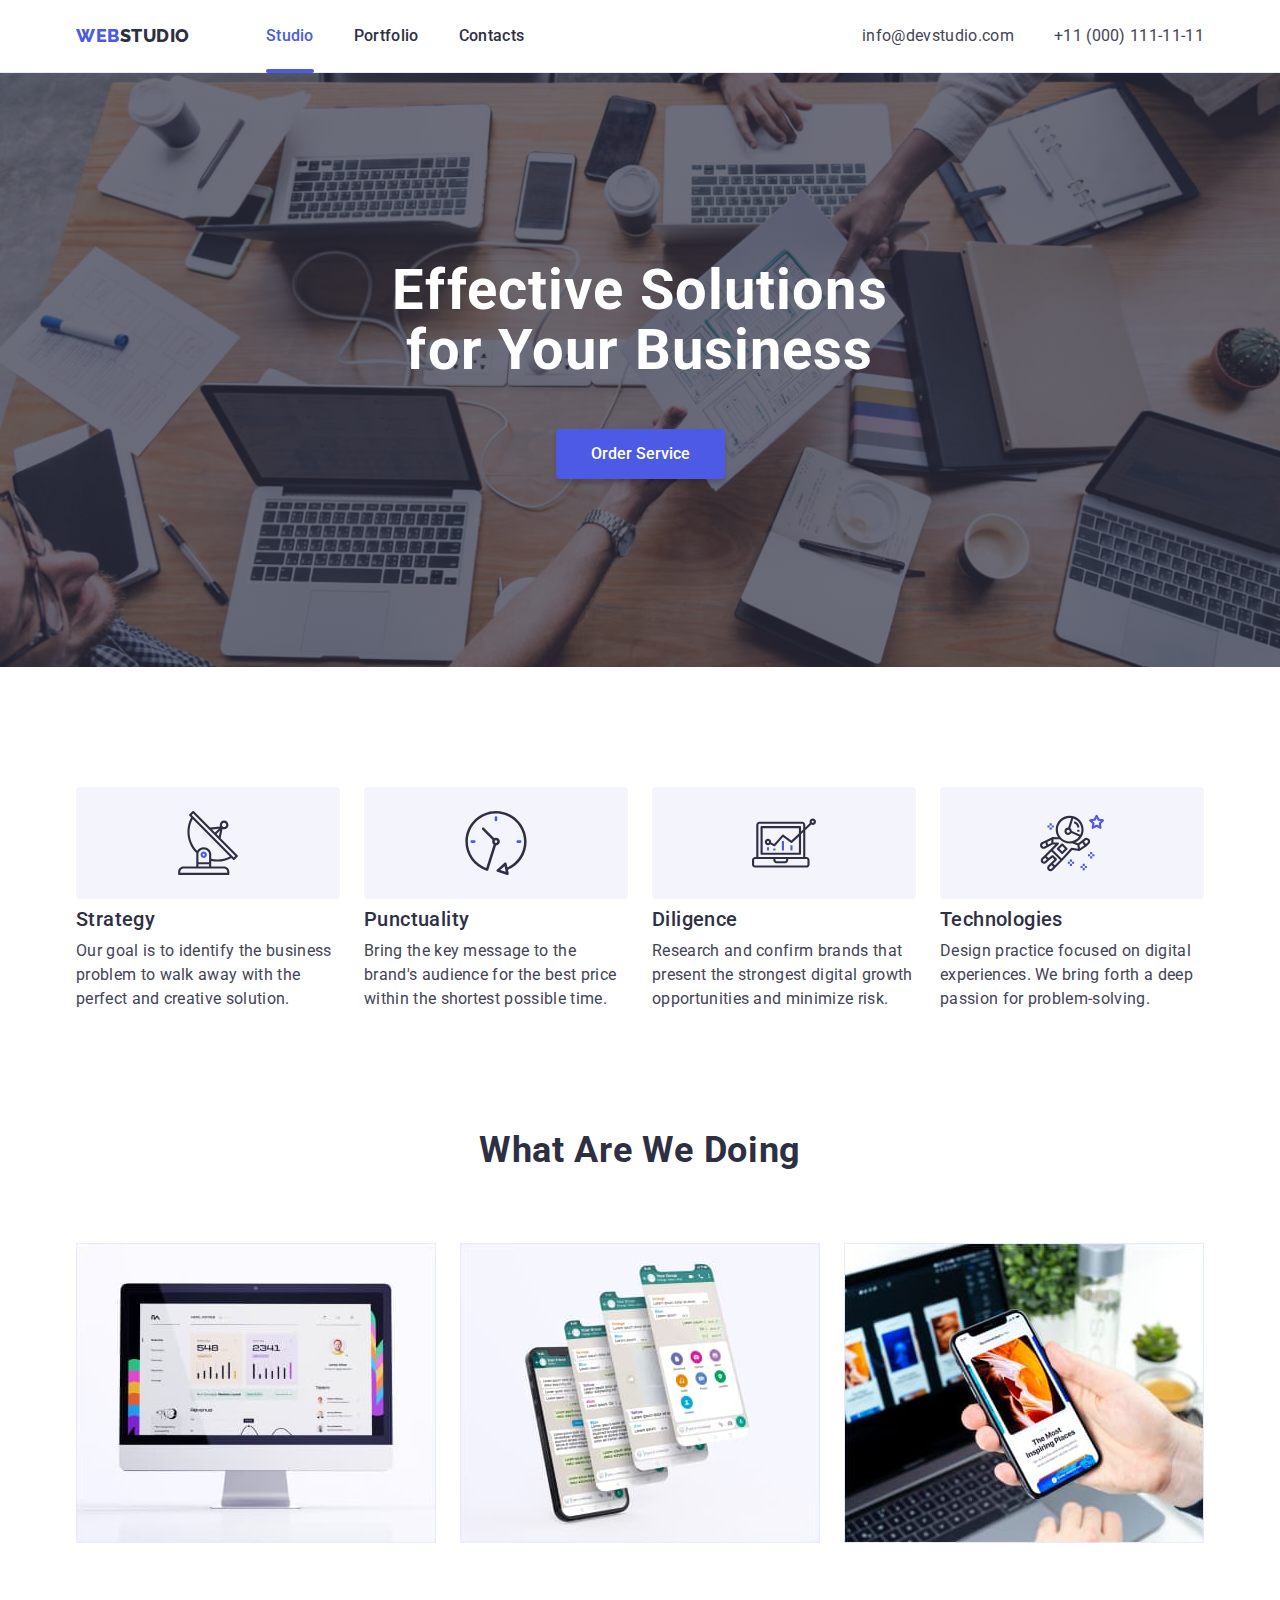
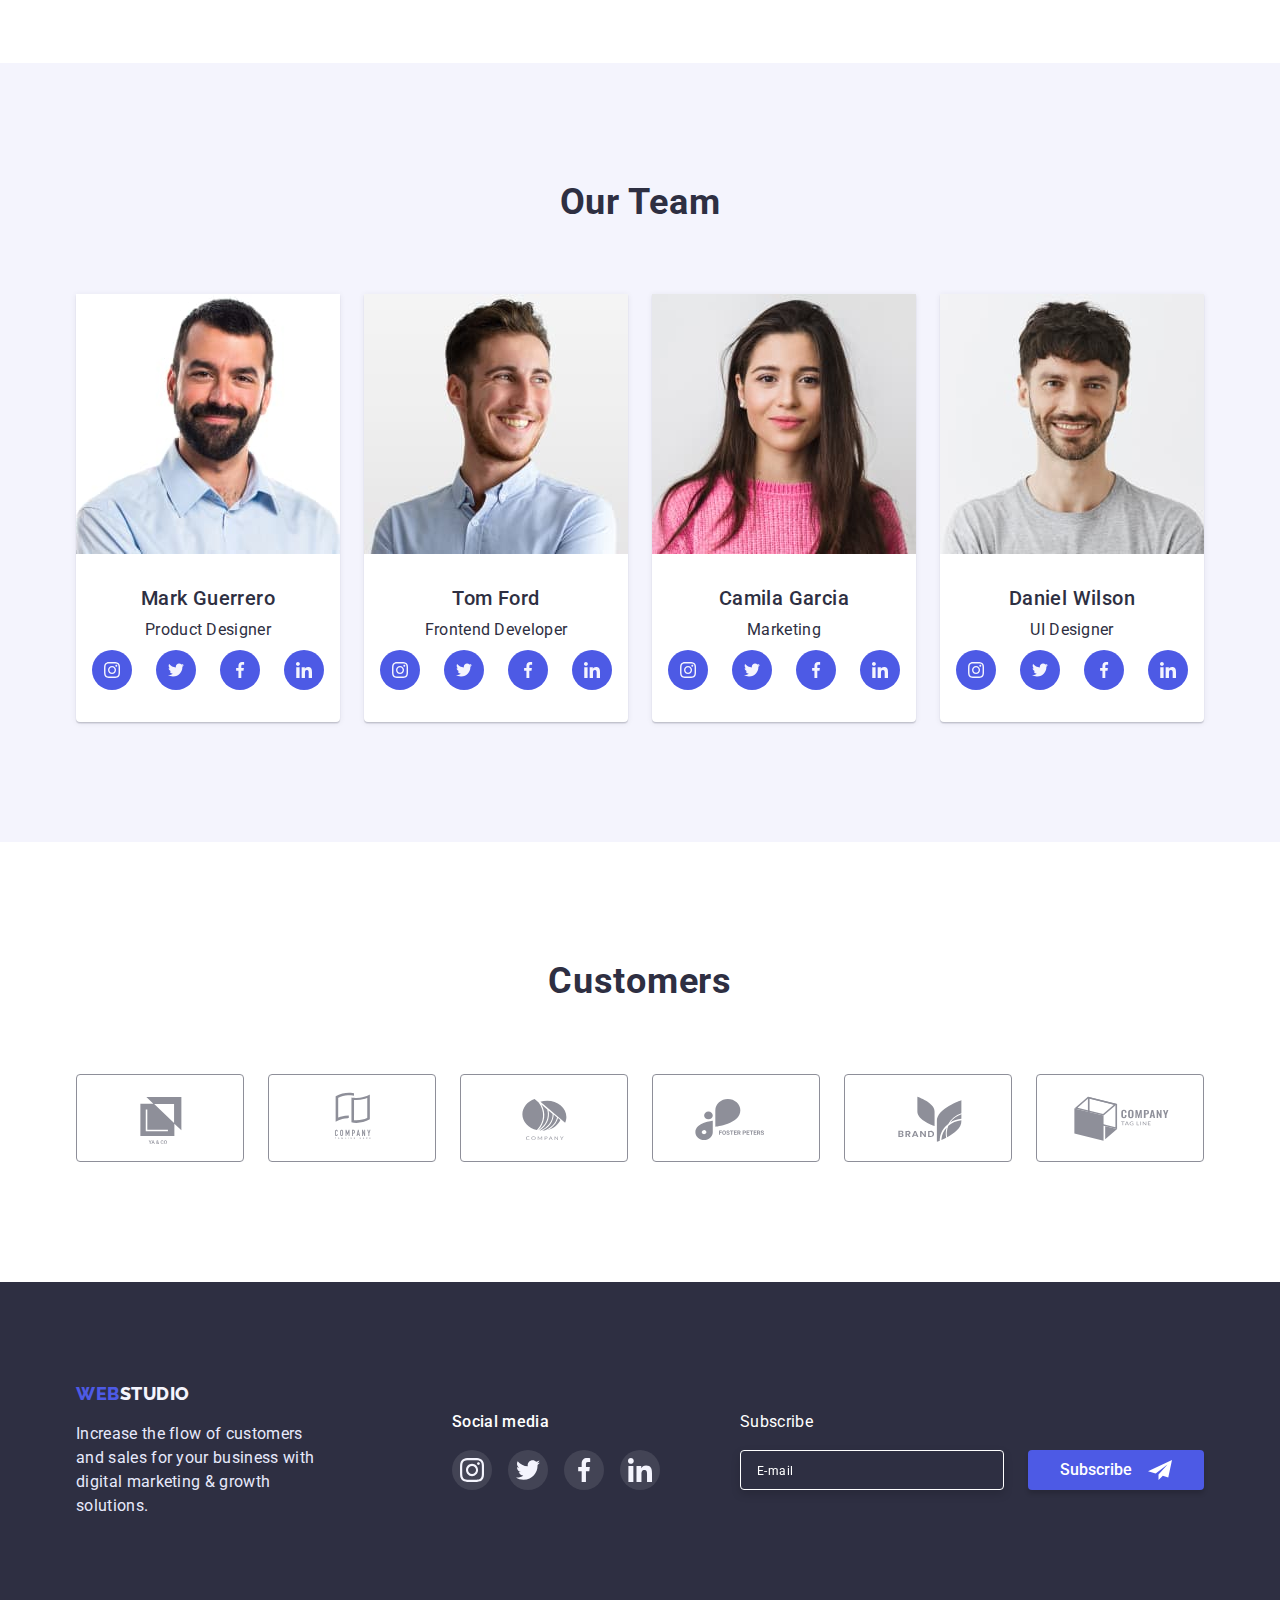
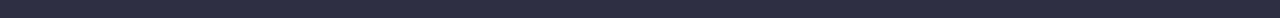
<file: index.html>
<!DOCTYPE html>
<html lang="en">
  <head>
    <meta charset="UTF-8" />
    <meta http-equiv="X-UA-Compatible" content="IE=edge" />
    <meta name="viewport" content="width=device-width, initial-scale=1.0" />
    <link
      href="https://fonts.googleapis.com/css2?family=Raleway:wght@800&family=Roboto:wght@400;500;700;900&display=swap"
      rel="stylesheet"
    />
    <link
      rel="stylesheet"
      href="https://cdnjs.cloudflare.com/ajax/libs/modern-normalize/1.0.0/modern-normalize.min.css"
    />
    <link rel="stylesheet" href="./css/styles.css" />
    <title>Web Studio</title>
  </head>
  <body>
    <header class="header">
      <div class="container header-container">
        <nav class="header-pages-navigation">
          <a class="logo" href="./index.html"
            >Web<span class="logo-dark">Studio</span></a
          >
          <ul class="header-pages-list list">
            <li class="header-item">
              <a class="header-link current" href="./index.html">Studio</a>
            </li>
            <li class="header-item">
              <a class="header-link" href="./portfolio.html">Portfolio</a>
            </li>
            <li class="header-item">
              <a class="header-link" href="">Contacts</a>
            </li>
          </ul>
        </nav>
        <address class="header-address-navigation">
          <ul class="header-address-list list">
            <li class="header-item">
              <a class="address-link" href="mailto:info@devstudio.com"
                >info@devstudio.com</a
              >
            </li>
            <li class="header-item">
              <a class="address-link" href="tel:+110001111111"
                >+11 (000) 111-11-11</a
              >
            </li>
          </ul>
        </address>
      </div>
    </header>

    <main>
      <!-- Hero Section -->
      <section class="hero">
        <div class="container">
          <h1 class="hero-title">Effective Solutions for Your Business</h1>
          <button class="hero-button" type="button" data-modal-open>
            Order Service
          </button>
        </div>
      </section>
      <!-- Core points -->
      <section class="core-points">
        <div class="container">
          <h2 class="main-header visually-hidden">Core points</h2>
          <ul class="core-list list">
            <!-- Strategy -->

            <li class="core-list-item">
              <div class="core-item-thumb">
                <svg class="core-icon" width="64px" height="64px">
                  <use href="./images/symbol-defs.svg#antenna"></use>
                </svg>
              </div>
              <h3 class="core-header">Strategy</h3>
              <p class="core-descr">
                Our goal is to identify the business problem to walk away with
                the perfect and creative solution.
              </p>
            </li>

            <!-- Punctuality -->
            <li class="core-list-item">
              <div class="core-item-thumb">
                <svg class="core-icon" width="64px" height="64px">
                  <use href="./images/symbol-defs.svg#clock"></use>
                </svg>
              </div>
              <h3 class="core-header">Punctuality</h3>
              <p class="core-descr">
                Bring the key message to the brand's audience for the best price
                within the shortest possible time.
              </p>
            </li>

            <!-- Diligence -->
            <li class="core-list-item">
              <div class="core-item-thumb">
                <svg class="core-icon" width="64px" height="64px">
                  <use href="./images/symbol-defs.svg#diagram"></use>
                </svg>
              </div>
              <h3 class="core-header">Diligence</h3>
              <p class="core-descr">
                Research and confirm brands that present the strongest digital
                growth opportunities and minimize risk.
              </p>
            </li>

            <!-- Tecnologies -->
            <li class="core-list-item">
              <div class="core-item-thumb">
                <svg class="core-icon" width="64px" height="64px">
                  <use href="./images/symbol-defs.svg#astronaut"></use>
                </svg>
              </div>
              <h3 class="core-header">Technologies</h3>
              <p class="core-descr">
                Design practice focused on digital experiences. We bring forth a
                deep passion for problem-solving.
              </p>
            </li>
          </ul>
        </div>
      </section>

      <!-- What are we doing -->
      <section class="doing">
        <div class="container">
          <h2 class="main-header">What are we doing</h2>
          <ul class="doing-list list">
            <li class="doing-list-item">
              <img
                class="doing-list-image"
                src="./images/pc.jpg"
                alt="Computer screen showing one of our products"
                width="360"
              />
            </li>
            <li class="doing-list-item">
              <img
                class="doing-list-image"
                src="./images/mobile.jpg"
                alt="Mobile phone showing one of our products"
                width="360"
              />
            </li>
            <li class="doing-list-item">
              <img
                class="doing-list-image"
                src="./images/laptop-mobile.jpg"
                alt="Phone and laptop screens showing one of our products"
                width="360"
              />
            </li>
          </ul>
        </div>
      </section>

      <!-- Our Team -->
      <section class="team">
        <div class="container">
          <h2 class="main-header">Our Team</h2>
          <ul class="team-list list">
            <!-- Product Designer -->
            <li class="team-list-item">
              <img
                class="team-list-image"
                src="./images/mark.jpg"
                width="264"
                alt="Photo of Mark Guerrero, product designer"
              />
              <h3 class="team-list-name">Mark Guerrero</h3>
              <p class="team-list-role">Product Designer</p>
              <ul class="team-social-list list">
                <li class="team-social-item">
                  <a href="#" class="team-social-link">
                    <svg class="team-social-icon" width="16" height="16">
                      <use href="./images/symbol-defs.svg#instagram"></use>
                    </svg>
                  </a>
                </li>
                <li class="team-social-item">
                  <a href="#" class="team-social-link">
                    <svg class="team-social-icon" width="16" height="16">
                      <use href="./images/symbol-defs.svg#twitter"></use>
                    </svg>
                  </a>
                </li>
                <li class="team-social-item">
                  <a href="#" class="team-social-link">
                    <svg class="team-social-icon" width="16" height="16">
                      <use href="./images/symbol-defs.svg#facebook"></use>
                    </svg>
                  </a>
                </li>
                <li class="team-social-item">
                  <a href="#" class="team-social-link">
                    <svg class="team-social-icon" width="16" height="16">
                      <use href="./images/symbol-defs.svg#linkedin"></use>
                    </svg>
                  </a>
                </li>
              </ul>
            </li>

            <!-- Frontend Developer -->
            <li class="team-list-item">
              <img
                class="team-list-image"
                src="./images/tom.jpg"
                width="264"
                alt="Photo of Tom Ford, frontend developer"
              />
              <h3 class="team-list-name">Tom Ford</h3>
              <p class="team-list-role">Frontend Developer</p>
              <ul class="team-social-list list">
                <li class="team-social-item">
                  <a href="#" class="team-social-link">
                    <svg class="team-social-icon" width="16" height="16">
                      <use href="./images/symbol-defs.svg#instagram"></use>
                    </svg>
                  </a>
                </li>
                <li class="team-social-item">
                  <a href="#" class="team-social-link">
                    <svg class="team-social-icon" width="16" height="16">
                      <use href="./images/symbol-defs.svg#twitter"></use>
                    </svg>
                  </a>
                </li>
                <li class="team-social-item">
                  <a href="#" class="team-social-link">
                    <svg class="team-social-icon" width="16" height="16">
                      <use href="./images/symbol-defs.svg#facebook"></use>
                    </svg>
                  </a>
                </li>
                <li class="team-social-item">
                  <a href="#" class="team-social-link">
                    <svg class="team-social-icon" width="16" height="16">
                      <use href="./images/symbol-defs.svg#linkedin"></use>
                    </svg>
                  </a>
                </li>
              </ul>
            </li>

            <!-- Marketing -->
            <li class="team-list-item">
              <img
                class="team-list-image"
                src="./images/camila.jpg"
                width="264"
                alt="Photo of Camila Garcia, marketing"
              />
              <h3 class="team-list-name">Camila Garcia</h3>
              <p class="team-list-role">Marketing</p>
              <ul class="team-social-list list">
                <li class="team-social-item">
                  <a href="#" class="team-social-link">
                    <svg class="team-social-icon" width="16" height="16">
                      <use href="./images/symbol-defs.svg#instagram"></use>
                    </svg>
                  </a>
                </li>
                <li class="team-social-item">
                  <a href="#" class="team-social-link">
                    <svg class="team-social-icon" width="16" height="16">
                      <use href="./images/symbol-defs.svg#twitter"></use>
                    </svg>
                  </a>
                </li>
                <li class="team-social-item">
                  <a href="#" class="team-social-link">
                    <svg class="team-social-icon" width="16" height="16">
                      <use href="./images/symbol-defs.svg#facebook"></use>
                    </svg>
                  </a>
                </li>
                <li class="team-social-item">
                  <a href="#" class="team-social-link">
                    <svg class="team-social-icon" width="16" height="16">
                      <use href="./images/symbol-defs.svg#linkedin"></use>
                    </svg>
                  </a>
                </li>
              </ul>
            </li>

            <!-- UI Designer -->
            <li class="team-list-item">
              <img
                class="team-list-image"
                src="./images/daniel.jpg"
                width="264"
                alt="Photo of Daniel Wilson, UI designer"
              />
              <h3 class="team-list-name">Daniel Wilson</h3>
              <p class="team-list-role">UI Designer</p>
              <ul class="team-social-list list">
                <li class="team-social-item">
                  <a href="#" class="team-social-link">
                    <svg class="team-social-icon" width="16" height="16">
                      <use href="./images/symbol-defs.svg#instagram"></use>
                    </svg>
                  </a>
                </li>
                <li class="team-social-item">
                  <a href="#" class="team-social-link">
                    <svg class="team-social-icon" width="16" height="16">
                      <use href="./images/symbol-defs.svg#twitter"></use>
                    </svg>
                  </a>
                </li>
                <li class="team-social-item">
                  <a href="#" class="team-social-link">
                    <svg class="team-social-icon" width="16" height="16">
                      <use href="./images/symbol-defs.svg#facebook"></use>
                    </svg>
                  </a>
                </li>
                <li class="team-social-item">
                  <a href="#" class="team-social-link">
                    <svg class="team-social-icon" width="16" height="16">
                      <use href="./images/symbol-defs.svg#linkedin"></use>
                    </svg>
                  </a>
                </li>
              </ul>
            </li>
          </ul>
        </div>
      </section>

      <!-- Customers -->
      <section class="customers">
        <div class="container">
          <h2 class="main-header">Customers</h2>
          <ul class="customers-list list">
            <li class="customers-list-item">
              <a href="#" class="customers-logo-link">
                <svg class="customers-logo-icon" width="104px" height="56px">
                  <use href="./images/symbol-defs.svg#customer-1"></use>
                </svg>
              </a>
            </li>
            <li class="customers-list-item">
              <a href="#" class="customers-logo-link">
                <svg class="customers-logo-icon" width="104px" height="56px">
                  <use href="./images/symbol-defs.svg#customer-2"></use>
                </svg>
              </a>
            </li>
            <li class="customers-list-item">
              <a href="#" class="customers-logo-link">
                <svg class="customers-logo-icon" width="104px" height="56px">
                  <use href="./images/symbol-defs.svg#customer-3"></use>
                </svg>
              </a>
            </li>
            <li class="customers-list-item">
              <a href="#" class="customers-logo-link">
                <svg class="customers-logo-icon" width="104px" height="56px">
                  <use href="./images/symbol-defs.svg#customer-4"></use>
                </svg>
              </a>
            </li>
            <li class="customers-list-item">
              <a href="#" class="customers-logo-link">
                <svg class="customers-logo-icon" width="104px" height="56px">
                  <use href="./images/symbol-defs.svg#customer-5"></use>
                </svg>
              </a>
            </li>
            <li class="customers-list-item">
              <a href="#" class="customers-logo-link">
                <svg class="customers-logo-icon" width="104px" height="56px">
                  <use href="./images/symbol-defs.svg#customer-6"></use>
                </svg>
              </a>
            </li>
          </ul>
        </div>
      </section>
    </main>
    <footer class="footer">
      <div class="container footer-container">
        <div class="footer-text">
          <a class="logo" href="./index.html"
            >Web<span class="logo-light">Studio</span></a
          >
          <p class="footer-descr">
            Increase the flow of customers and sales for your business with
            digital marketing & growth solutions.
          </p>
        </div>
        <div class="footer-socials">
          <div class="footer-links">
            <p class="footer-social-text">Social media</p>
            <ul class="footer-social-list list">
              <li class="footer-social-item">
                <a href="#" class="footer-social-link">
                  <svg class="footer-social-icon" width="24" height="24">
                    <use href="./images/symbol-defs.svg#instagram"></use>
                  </svg>
                </a>
              </li>
              <li class="footer-social-item">
                <a href="#" class="footer-social-link">
                  <svg class="footer-social-icon" width="24" height="24">
                    <use href="./images/symbol-defs.svg#twitter"></use>
                  </svg>
                </a>
              </li>
              <li class="footer-social-item">
                <a href="#" class="footer-social-link">
                  <svg class="footer-social-icon" width="24" height="24">
                    <use href="./images/symbol-defs.svg#facebook"></use>
                  </svg>
                </a>
              </li>
              <li class="footer-social-item">
                <a href="#" class="footer-social-link">
                  <svg class="footer-social-icon" width="24" height="24">
                    <use href="./images/symbol-defs.svg#linkedin"></use>
                  </svg>
                </a>
              </li>
            </ul>
          </div>
          <form class="footer-form">
            <div class="footer-form-label">
              <span>Subscribe</span>
              <div class="footer-form-row">
                <input
                  class="footer-form-input"
                  type="email"
                  name="email"
                  placeholder="E-mail"
                />
                <button type="submit" class="footer-form-btn">
                  Subscribe
                  <svg class="send-icon" width="24px" height="24">
                    <use href="./images/symbol-defs.svg#send"></use>
                  </svg>
                </button>
              </div>
            </div>
          </form>
        </div>
      </div>
    </footer>

    <!-- Modal -->
    <div class="backdrop is-hidden" data-modal>
      <div class="modal">
        <button type="button" data-modal-close class="modal-close">
          <svg class="modal-close-icon" width="8px" height="8px">
            <use href="./images/symbol-defs.svg#close"></use>
          </svg>
        </button>
        <p class="modal-title">Leave your contacts and we will call you back</p>
        <form class="modal-form form">
          <label class="form-label form-group">
            <span>Name</span>
            <span class="form-control">
              <input type="text" class="form-input" name="fullname" required />
              <svg class="form-icon" width="18px" height="18px">
                <use href="./images/symbol-defs.svg#person"></use>
              </svg>
            </span>
          </label>

          <label class="form-label form-group">
            <span>Phone</span>
            <span class="form-control">
              <input type="tel" class="form-input" name="phone" required />
              <svg class="form-icon" width="18px" height="24px">
                <use href="./images/symbol-defs.svg#phone"></use>
              </svg>
            </span>
          </label>

          <label class="form-label form-group">
            <span>Email</span>
            <span class="form-control">
              <input type="email" class="form-input" name="email" />
              <svg class="form-icon" width="18px" height="24px">
                <use href="./images/symbol-defs.svg#email"></use>
              </svg>
            </span>
          </label>

          <label class="form-label">
            <span>Comment</span>
            <textarea class="form-comment" placeholder="Text input"></textarea>
          </label>

          <input
            type="checkbox"
            class="form-checkbox visually-hidden"
            id="policy"
            name="policy"
          />

          <label for="policy" class="form-label-checkbox">
            <span class="form-label-check-span">
              <svg class="form-checkbox-icon" width="10px" height="8px">
                <use href="./images/symbol-defs.svg#check"></use>
              </svg>
            </span>
            <span>
              I accept the terms and conditions of the
              <a href="#" class="policy-link">Privacy Policy</a>
            </span>
          </label>

          <button type="submit" class="form-btn btn">Send</button>
        </form>
      </div>
    </div>
    <script src="./js/modal.js"></script>
  </body>
</html>
</file>
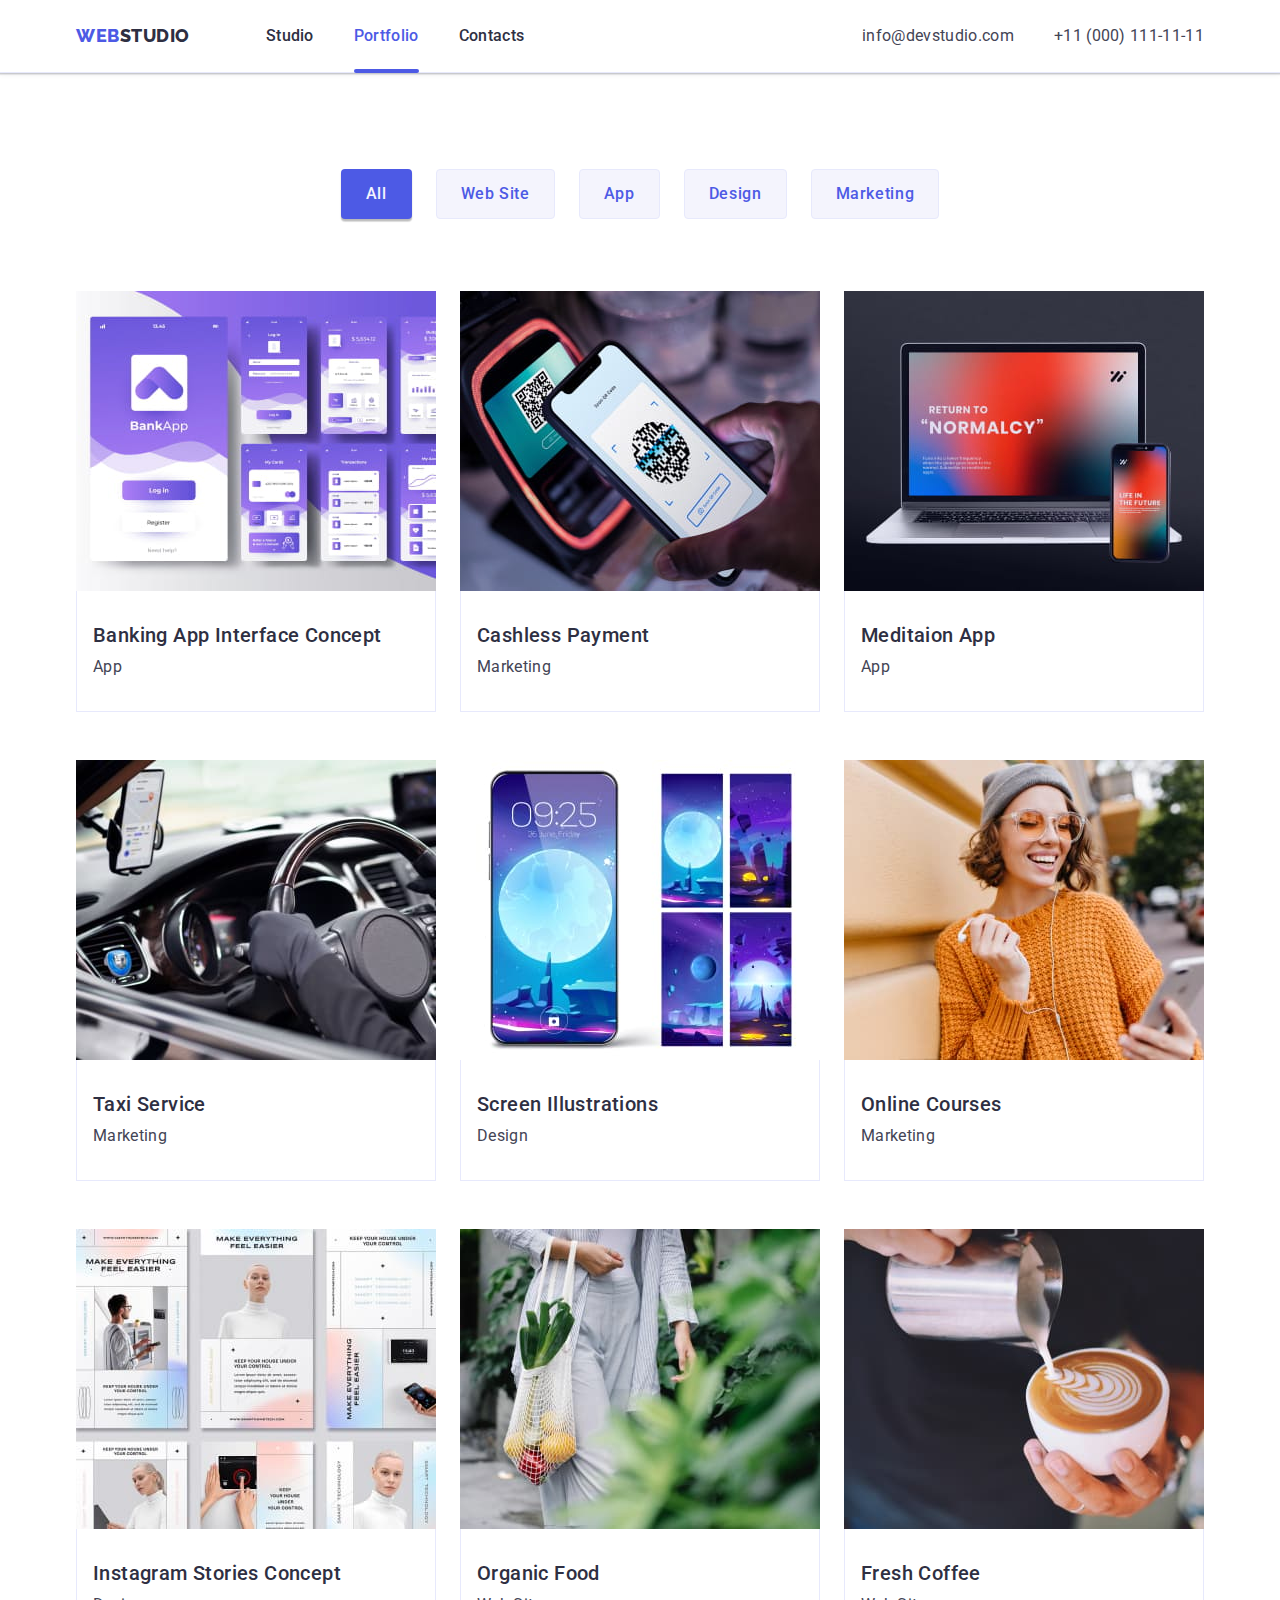
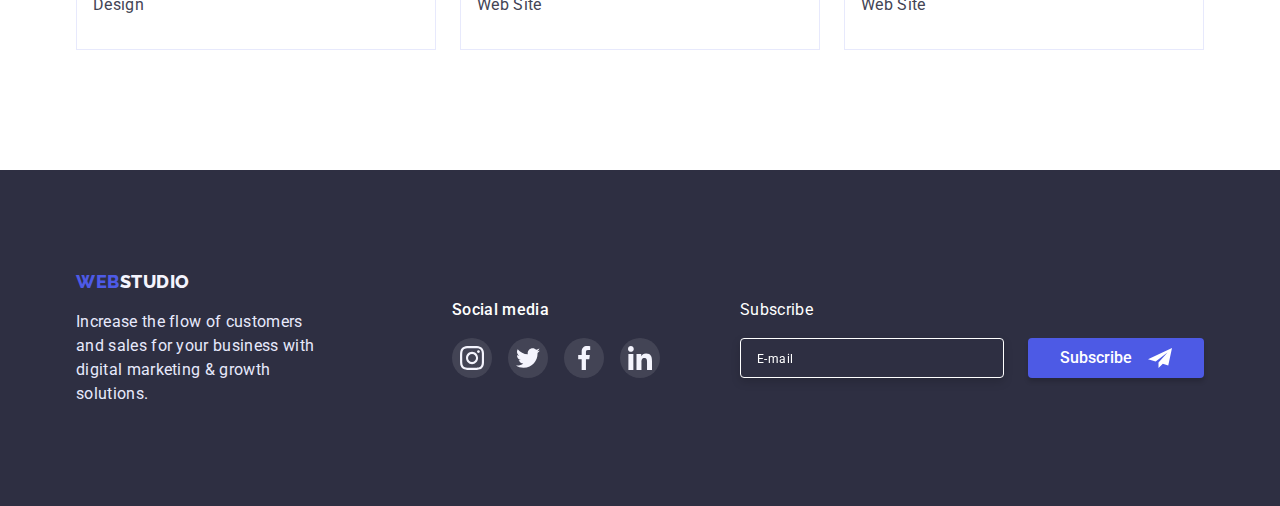
<file: portfolio.html>
<!DOCTYPE html>
<html lang="en">
  <head>
    <meta charset="UTF-8" />
    <meta http-equiv="X-UA-Compatible" content="IE=edge" />
    <meta name="viewport" content="width=device-width, initial-scale=1.0" />
    <title>Portfolio</title>
    <link
      href="https://fonts.googleapis.com/css2?family=Raleway:wght@800&family=Roboto:wght@400;500;700;900&display=swap"
      rel="stylesheet"
    />
    <link
      rel="stylesheet"
      href="https://cdnjs.cloudflare.com/ajax/libs/modern-normalize/1.0.0/modern-normalize.min.css"
    />
    <link rel="stylesheet" href="./css/styles.css" />
  </head>
  <body>
    <header class="header">
      <div class="container header-container">
        <nav class="header-pages-navigation">
          <a class="logo" href="./index.html"
            >Web<span class="logo-dark">Studio</span></a
          >
          <ul class="header-pages-list list">
            <li class="header-item">
              <a class="header-link" href="./index.html">Studio</a>
            </li>
            <li class="header-item">
              <a class="header-link current" href="./portfolio.html"
                >Portfolio</a
              >
            </li>
            <li class="header-item">
              <a class="header-link" href="">Contacts</a>
            </li>
          </ul>
        </nav>
        <address class="header-address-navigation">
          <ul class="header-address-list list">
            <li class="header-item">
              <a class="address-link" href="mailto:info@devstudio.com"
                >info@devstudio.com</a
              >
            </li>
            <li class="header-item">
              <a class="address-link" href="tel:+110001111111"
                >+11 (000) 111-11-11</a
              >
            </li>
          </ul>
        </address>
      </div>
    </header>

    <main>
      <section class="portfolio">
        <div class="container">
          <h1 class="visually-hidden">Portfolio</h1>
          <ul class="button-list list">
            <li class="button-list-item">
              <button class="product-selection-button active" type="button">
                All
              </button>
            </li>
            <li class="button-list-item">
              <button class="product-selection-button" type="button">
                Web Site
              </button>
            </li>
            <li class="button-list-item">
              <button class="product-selection-button" type="button">
                App
              </button>
            </li>
            <li class="button-list-item">
              <button class="product-selection-button" type="button">
                Design
              </button>
            </li>
            <li class="button-list-item">
              <button class="product-selection-button" type="button">
                Marketing
              </button>
            </li>
          </ul>

          <ul class="work-list list">
            <!-- Banking App Interface Concept -->
            <li class="work-item">
              <a href="#" class="work-item-link">
                <div class="work-top-wrap">
                  <img
                    class="work-item-image"
                    src="./images/banking-app.jpg"
                    width="360"
                    alt="Example of an app for banking"
                  />
                  <p class="work-item-text-overlay">
                    14 Stylish and User-Friendly App Design Concepts · Task
                    Manager App · Calorie Tracker App · Exotic Fruit Ecommerce
                    App · Cloud Storage App
                  </p>
                </div>
                <div class="work-item-descr">
                  <h2 class="work-item-title">Banking App Interface Concept</h2>
                  <p class="work-item-type">App</p>
                </div>
              </a>
            </li>

            <!-- Cashless Payment -->
            <li class="work-item">
              <a href="#" class="work-item-link">
                <div class="work-top-wrap">
                  <img
                    class="work-item-image"
                    src="./images/cashless-payment.jpg"
                    width="360"
                    alt="Payment by phone"
                  />
                  <p class="work-item-text-overlay">
                    14 Stylish and User-Friendly App Design Concepts · Task
                    Manager App · Calorie Tracker App · Exotic Fruit Ecommerce
                    App · Cloud Storage App
                  </p>
                </div>
                <div class="work-item-descr">
                  <h2 class="work-item-title">Cashless Payment</h2>
                  <p class="work-item-type">Marketing</p>
                </div>
              </a>
            </li>

            <!-- Meditation App -->
            <li class="work-item">
              <a href="#" class="work-item-link">
                <div class="work-top-wrap">
                  <img
                    class="work-item-image"
                    src="./images/meditation-app.jpg"
                    width="360"
                    alt="Example of an app for meditation"
                  />
                  <p class="work-item-text-overlay">
                    14 Stylish and User-Friendly App Design Concepts · Task
                    Manager App · Calorie Tracker App · Exotic Fruit Ecommerce
                    App · Cloud Storage App
                  </p>
                </div>
                <div class="work-item-descr">
                  <h2 class="work-item-title">Meditaion App</h2>
                  <p class="work-item-type">App</p>
                </div>
              </a>
            </li>

            <!-- Taxi Service -->
            <li class="work-item">
              <a href="#" class="work-item-link">
                <div class="work-top-wrap">
                  <img
                    class="work-item-image"
                    src="./images/taxi-service.jpg"
                    width="360"
                    alt="Taxi driver"
                  />
                  <p class="work-item-text-overlay">
                    14 Stylish and User-Friendly App Design Concepts · Task
                    Manager App · Calorie Tracker App · Exotic Fruit Ecommerce
                    App · Cloud Storage App
                  </p>
                </div>
                <div class="work-item-descr">
                  <h2 class="work-item-title">Taxi Service</h2>
                  <p class="work-item-type">Marketing</p>
                </div>
              </a>
            </li>

            <!-- Screen Illustrations -->
            <li class="work-item">
              <a href="#" class="work-item-link">
                <div class="work-top-wrap">
                  <img
                    class="work-item-image"
                    src="./images/screen-illustrations.jpg"
                    width="360"
                    alt="Screen illustrations"
                  />
                  <p class="work-item-text-overlay">
                    14 Stylish and User-Friendly App Design Concepts · Task
                    Manager App · Calorie Tracker App · Exotic Fruit Ecommerce
                    App · Cloud Storage App
                  </p>
                </div>
                <div class="work-item-descr">
                  <h2 class="work-item-title">Screen Illustrations</h2>
                  <p class="work-item-type">Design</p>
                </div>
              </a>
            </li>

            <!-- Online Courses -->
            <li class="work-item">
              <a href="#" class="work-item-link">
                <div class="work-top-wrap">
                  <img
                    class="work-item-image"
                    src="./images/online-courses.jpg"
                    width="360"
                    alt="A girl doing online courses"
                  />
                  <p class="work-item-text-overlay">
                    14 Stylish and User-Friendly App Design Concepts · Task
                    Manager App · Calorie Tracker App · Exotic Fruit Ecommerce
                    App · Cloud Storage App
                  </p>
                </div>
                <div class="work-item-descr">
                  <h2 class="work-item-title">Online Courses</h2>
                  <p class="work-item-type">Marketing</p>
                </div>
              </a>
            </li>

            <li class="work-item">
              <a href="#" class="work-item-link">
                <div class="work-top-wrap">
                  <img
                    class="work-item-image"
                    src="./images/instagram-stories.jpg"
                    width="360"
                    alt="Example instagram story designs"
                  />
                  <p class="work-item-text-overlay">
                    14 Stylish and User-Friendly App Design Concepts · Task
                    Manager App · Calorie Tracker App · Exotic Fruit Ecommerce
                    App · Cloud Storage App
                  </p>
                </div>
                <div class="work-item-descr">
                  <h2 class="work-item-title">Instagram Stories Concept</h2>
                  <p class="work-item-type">Design</p>
                </div>
              </a>
            </li>

            <!-- Organic Food -->
            <li class="work-item">
              <a href="#" class="work-item-link">
                <div class="work-top-wrap">
                  <img
                    class="work-item-image"
                    src="./images/organic-food.jpg"
                    width="360"
                    alt="A bag with fruit"
                  />
                  <p class="work-item-text-overlay">
                    14 Stylish and User-Friendly App Design Concepts · Task
                    Manager App · Calorie Tracker App · Exotic Fruit Ecommerce
                    App · Cloud Storage App
                  </p>
                </div>
                <div class="work-item-descr">
                  <h2 class="work-item-title">Organic Food</h2>
                  <p class="work-item-type">Web Site</p>
                </div>
              </a>
            </li>

            <!-- Fresh Coffee -->
            <li class="work-item list">
              <a href="#" class="work-item-link">
                <div class="work-top-wrap">
                  <img
                    class="work-item-image"
                    src="./images/fresh-coffee.jpg"
                    width="360"
                    alt="Pouring coffee"
                  />
                  <p class="work-item-text-overlay">
                    14 Stylish and User-Friendly App Design Concepts · Task
                    Manager App · Calorie Tracker App · Exotic Fruit Ecommerce
                    App · Cloud Storage App
                  </p>
                </div>
                <div class="work-item-descr">
                  <h2 class="work-item-title">Fresh Coffee</h2>
                  <p class="work-item-type">Web Site</p>
                </div>
              </a>
            </li>
          </ul>
        </div>
      </section>
    </main>
    <footer class="footer">
      <div class="container footer-container">
        <div class="footer-text">
          <a class="logo" href="./index.html"
            >Web<span class="logo-light">Studio</span></a
          >
          <p class="footer-descr">
            Increase the flow of customers and sales for your business with
            digital marketing & growth solutions.
          </p>
        </div>
        <div class="footer-socials">
          <div class="footer-links">
            <p class="footer-social-text">Social media</p>
            <ul class="footer-social-list list">
              <li class="footer-social-item">
                <a href="#" class="footer-social-link">
                  <svg class="footer-social-icon" width="24" height="24">
                    <use href="./images/symbol-defs.svg#instagram"></use>
                  </svg>
                </a>
              </li>
              <li class="footer-social-item">
                <a href="#" class="footer-social-link">
                  <svg class="footer-social-icon" width="24" height="24">
                    <use href="./images/symbol-defs.svg#twitter"></use>
                  </svg>
                </a>
              </li>
              <li class="footer-social-item">
                <a href="#" class="footer-social-link">
                  <svg class="footer-social-icon" width="24" height="24">
                    <use href="./images/symbol-defs.svg#facebook"></use>
                  </svg>
                </a>
              </li>
              <li class="footer-social-item">
                <a href="#" class="footer-social-link">
                  <svg class="footer-social-icon" width="24" height="24">
                    <use href="./images/symbol-defs.svg#linkedin"></use>
                  </svg>
                </a>
              </li>
            </ul>
          </div>
          <form class="footer-form">
            <div class="footer-form-label">
              <span>Subscribe</span>
              <div class="footer-form-row">
                <input
                  class="footer-form-input"
                  type="email"
                  name="email"
                  placeholder="E-mail"
                />
                <button type="submit" class="footer-form-btn">
                  Subscribe
                  <svg class="send-icon" width="24px" height="24">
                    <use href="./images/symbol-defs.svg#send"></use>
                  </svg>
                </button>
              </div>
            </div>
          </form>
        </div>
      </div>
    </footer>
  </body>
</html>
</file>
<file: css/styles.css>
/* Variables (color definitions) */

:root {
  --primary-brand: #4d5ae5;
  --pressed-state: #404bbf;
  --dark: #2e2f42;
  --success: #31d0aa;
  --text: #434455;
  --subtle-text: #8e8f99;
  --accent: #e7e9fc;
  --light: #f4f4fd;
  --white: #ffffff;
  --modal-overlay: #2e2f42;
  --hero-background: #2e2f42;
  --dairy: #fcfcfc;
}

/* Clear default styles */

h1,
h2,
h3,
h4,
h5,
h6,
p {
  margin: 0;
}

ul,
ol {
  padding: 0;
  margin: 0;
}

img {
  display: block;
  max-width: 100%;
  height: auto;
}

/* Common */

body {
  font-family: "Roboto", sans-serif;
  background-color: var(--white);
  color: var(--dark);
}

/* Remove bullet points from lists */

.list {
  list-style: none;
}

.main-header {
  font-size: 36px;
  line-height: 1.1;
  text-align: center;
  letter-spacing: 0.02em;
  text-transform: capitalize;
  margin-bottom: 72px;
  color: var(--dark);
}

/* Header */

.header {
  border-bottom: 1px solid var(--accent);
  box-shadow: 0px 2px 1px rgba(46, 47, 66, 0.08),
    0px 1px 1px rgba(46, 47, 66, 0.16), 0px 1px 6px rgba(46, 47, 66, 0.08);
}

.header-container {
  display: flex;
  justify-content: space-between;
}
.header-pages-navigation,
.header-address-navigation,
.header-address-list {
  display: flex;
  align-items: center;
}

.header-pages-list {
  display: flex;
  align-items: center;
  margin-left: 76px;
}

.header-item:not(:last-child) {
  margin-right: 40px;
}

.logo {
  text-transform: uppercase;
  color: var(--primary-brand);
  font-family: "Raleway", sans-serif;
  font-weight: 800;
  padding: 24px 0;
  font-size: 18px;
  line-height: 1.33;
  text-decoration: none;
  letter-spacing: 0.03em;
}

.footer .logo {
  padding: 0;
}

.logo-dark {
  color: var(--dark);
}

.logo-light {
  color: var(--light);
}

.header-link {
  color: var(--dark);
  text-decoration: none;
  font-style: normal;
  font-weight: 500;
  font-size: 16px;
  line-height: 1.5;
  letter-spacing: 0.02em;
  transition-property: color;
  transition-duration: 250ms;
  transition-timing-function: cubic-bezier(0.4, 0, 0.2, 1);
  position: relative;
}

.header-link.current {
  color: var(--primary-brand);
}

.header-link.current::after {
  content: "";
  width: 100%;
  display: block;
  height: 4px;
  background-color: var(--primary-brand);
  position: absolute;
  bottom: -28px;
  border-radius: 2px;
}

.address-link {
  color: var(--text);
  text-decoration: none;
  font-style: normal;
  font-size: 16px;
  padding: 24px 0;
  line-height: 1.5;
  letter-spacing: 0.02em;
  transition-property: color;
  transition-duration: 250ms;
  transition-timing-function: cubic-bezier(0.4, 0, 0.2, 1);
}

.header-link:hover,
.header-link:focus,
.address-link:hover,
.address-link:focus {
  color: var(--primary-brand);
}

/* Hero */

.hero {
  background-color: var(--hero-background);
  background-image: linear-gradient(
      rgba(46, 47, 66, 0.7),
      rgba(46, 47, 66, 0.7)
    ),
    url("./../images/people-office.jpg");
  background-repeat: no-repeat;
  background-size: cover;
  max-width: 1440px;
  margin: 0 auto;
  padding-top: 188px;
  padding-bottom: 188px;
}

.hero-title {
  font-size: 56px;
  line-height: 1.07;
  text-align: center;
  letter-spacing: 0.02em;
  color: #ffffff;
  display: block;
  max-width: 496px;
  margin: 0 auto 48px auto;
}

.hero-button {
  color: var(--white);
  cursor: pointer;
  font-size: 16px;
  font-weight: 500;
  font-family: inherit;
  background-color: var(--primary-brand);
  border: none;
  min-width: 169px;
  padding: 16px 32px;
  text-align: center;
  border-radius: 4px;
  display: block;
  margin: 0 auto;
  box-shadow: 0px 4px 4px rgba(0, 0, 0, 0.15);
  border-radius: 4px;
  transition-property: background-color;
  transition-duration: 250ms;
  transition-timing-function: cubic-bezier(0.4, 0, 0.2, 1);
}

.hero-button:hover,
.hero-button:focus {
  background-color: var(--pressed-state);
}

/* Core Points */

.core-points {
  padding: 120px 0;
}

.core-list {
  display: flex;
  align-items: center;
}

.core-list-item {
  display: flex;
  flex-direction: column;
  width: 264px;
}

.core-list-item:not(:last-child) {
  margin-right: 24px;
}

.core-item-thumb {
  display: flex;
  justify-content: center;
  align-items: center;
  height: 112px;
  margin-bottom: 8px;
  background: var(--light);
  border-radius: 4px;
}

.core-header {
  font-weight: 500;
  font-size: 20px;
  margin-bottom: 8px;
  line-height: 1.2;
  letter-spacing: 0.02em;
  color: var(--dark);
}

.core-descr {
  font-size: 16px;
  line-height: 1.5;
  letter-spacing: 0.02em;
  color: var(--text);
}

.doing {
  padding-bottom: 120px;
}

.doing-list {
  display: flex;
  align-items: center;
  justify-content: center;
}

.doing-list-item {
  width: 360px;
}

.doing-list-item:not(:last-child) {
  margin-right: 24px;
}

.team {
  background-color: var(--light);
  padding: 120px 0;
}

.team-list {
  display: flex;
  align-items: center;
  justify-content: center;
}

.team-list-item {
  width: 264px;
  background-color: var(--white);
  box-shadow: 0px 1px 6px rgba(46, 47, 66, 0.08),
    0px 1px 1px rgba(46, 47, 66, 0.16), 0px 2px 1px rgba(46, 47, 66, 0.08);
  border-radius: 0px 0px 4px 4px;
}

.team-list-item:not(:last-child) {
  margin-right: 24px;
}

.team-list-name {
  font-weight: 500;
  font-size: 20px;
  line-height: 1.2;
  text-align: center;
  letter-spacing: 0.02em;
  margin-bottom: 8px;
  color: var(--dark);
  margin-top: 32px;
}

.team-list-role {
  font-size: 16px;
  line-height: 1.5;
  text-align: center;
  letter-spacing: 0.02em;
  margin: 0;
  color: var(--dark);
  margin-bottom: 8px;
}

.team-social-list {
  display: flex;
  align-items: center;
  justify-content: center;
  padding: 0 16px 32px 16px;
}

.team-social-item {
  width: 40px;
  height: 40px;
}

.team-social-item:not(:last-child) {
  margin-right: 24px;
}

.team-social-link {
  display: flex;
  justify-content: center;
  align-items: center;
  width: 100%;
  height: 100%;
  border-radius: 50%;
  background-color: var(--primary-brand);
  transition-property: background-color;
  transition-duration: 250ms;
  transition-timing-function: cubic-bezier(0.4, 0, 0.2, 1);
}

.team-social-link:hover,
.team-social-link:focus {
  background-color: var(--pressed-state);
}

.customers {
  padding: 120px 0;
}

.customers-list {
  display: flex;
  justify-content: center;
  align-items: center;
}

.customers-logo-link {
  display: flex;
  justify-content: center;
  align-items: center;
  width: 100%;
  height: 100%;
  border: 1px solid;
  border-color: var(--subtle-text);
  border-radius: 4px;
  transition-property: border-color, fill;
  transition-duration: 250ms;
  transition-timing-function: cubic-bezier(0.4, 0, 0.2, 1);
}

.customers-logo-icon {
  fill: var(--subtle-text);
  transition-property: fill;
  transition-duration: 250ms;
  transition-timing-function: cubic-bezier(0.4, 0, 0.2, 1);
}

.customers-logo-link:hover,
.customers-logo-link:focus {
  border-color: var(--pressed-state);
}

.customers-logo-link:hover .customers-logo-icon,
.customers-logo-link:focus .customers-logo-icon {
  fill: var(--pressed-state);
}

.customers-list-item {
  width: 168px;
  height: 88px;
}

.customers-list-item:not(:last-child) {
  margin-right: 24px;
}

.portfolio {
  padding-top: 96px;
  padding-bottom: 120px;
}

.product-selection-button {
  padding: 12px 24px;
  background: var(--light);
  border: 1px solid var(--accent);
  border-radius: 4px;
  color: var(--primary-brand);
  font-weight: 500;
  font-size: 16px;
  font-family: inherit;
  line-height: 1.5;
  letter-spacing: 0.04em;
  cursor: pointer;
  transition-property: background, color, border-color, box-shadow;
  transition-duration: 250ms;
  transition-timing-function: cubic-bezier(0.4, 0, 0.2, 1);
}

.product-selection-button.active {
  background: var(--primary-brand);
  color: var(--light);
  border-color: transparent;
  box-shadow: 0px 3px 1px rgba(0, 0, 0, 0.1), 0px 2px 1px rgba(0, 0, 0, 0.08),
    0px 2px 2px rgba(0, 0, 0, 0.12);
}

.product-selection-button:hover,
.product-selection-button:focus {
  background: var(--primary-brand);
  color: var(--white);
  border-color: transparent;
  box-shadow: 0px 3px 1px rgba(0, 0, 0, 0.1), 0px 2px 1px rgba(0, 0, 0, 0.08),
    0px 2px 2px rgba(0, 0, 0, 0.12);
}

.button-list {
  display: flex;
  align-items: center;
  justify-content: center;
}

.button-list-item:not(:last-child) {
  margin-right: 24px;
}

.work-list {
  display: flex;
  flex-wrap: wrap;
  gap: 48px 24px;
  margin-top: 72px;
}

.work-item {
  flex-basis: calc((100% - 2 * 24px) / 3);
}

.work-item-link {
  display: block;
  text-decoration: none;
  transition-property: box-shadow;
  transition-duration: 250ms;
  transition-timing-function: cubic-bezier(0.4, 0, 0.2, 1);
}

.work-top-wrap {
  position: relative;
  overflow: hidden;
}

.work-item-text-overlay {
  color: var(--light);
  background-color: var(--primary-brand);
  position: absolute;
  top: 0;
  left: 0;
  padding: 40px 32px;
  height: 100%;
  width: 100%;
  font-weight: 400;
  font-size: 16px;
  line-height: 1.5;
  letter-spacing: 0.02em;
  transform: translateY(100%);
  transition: transform 250ms cubic-bezier(0.4, 0, 0.2, 1);
  overflow-y: auto;
}

.work-item-link:hover .work-item-text-overlay {
  transform: translateY(0);
}

.work-item-link:hover,
.work-item-link:focus {
  box-shadow: 0px 1px 6px rgba(46, 47, 66, 0.08),
    0px 1px 1px rgba(46, 47, 66, 0.16), 0px 2px 1px rgba(46, 47, 66, 0.08);
}

.work-item-title {
  font-weight: 500;
  font-size: 20px;
  line-height: 1.2;
  letter-spacing: 0.02em;
  margin-bottom: 8px;
  color: var(--dark);
}

.work-item-descr {
  padding: 32px 16px;
  border: 1px solid var(--accent);
  border-top: none;
}

.work-item-type {
  font-weight: 400;
  font-size: 16px;
  line-height: 1.5;
  letter-spacing: 0.02em;
  color: var(--text);
}

.footer {
  background-color: var(--hero-background);
  padding: 100px 0;
}

.footer-container {
  display: flex;
}

.footer-descr {
  font-size: 16px;
  line-height: 1.5;
  letter-spacing: 0.02em;
  color: var(--accent);
  max-width: 264px;
  margin-top: 16px;
}

.footer-socials {
  display: flex;
  align-items: center;
  justify-content: center;
}

.footer-links {
  margin-left: 120px;
}

.footer-social-text {
  font-weight: 500;
  font-size: 16px;
  line-height: 1.5;
  letter-spacing: 0.02em;
  color: var(--white);
  margin-bottom: 16px;
}

.footer-social-list {
  display: flex;
  align-items: center;
  justify-content: center;
}

.footer-social-item {
  width: 40px;
  height: 40px;
}

.footer-social-item:not(:last-child) {
  margin-right: 16px;
}

.footer-social-link {
  display: flex;
  justify-content: center;
  align-items: center;
  width: 100%;
  height: 100%;
  border-radius: 50%;
  background-color: rgba(255, 255, 255, 0.1);
  transition-property: background-color;
  transition-duration: 250ms;
  transition-timing-function: cubic-bezier(0.4, 0, 0.2, 1);
}

.footer-social-link:hover,
.footer-social-link:focus {
  background-color: var(--success);
}

.footer-form {
  display: flex;
  align-items: center;
  justify-content: center;
  margin-left: 80px;
}

.footer-form-label span {
  display: block;
  margin-bottom: 16px;
  font-size: 16px;
  line-height: 1.5;
  letter-spacing: 0.02em;
  color: var(--white);
}

.footer-form-input {
  box-sizing: border-box;
  height: 40px;
  width: 264px;
  padding-left: 16px;
  background-color: var(--hero-background);
  margin-right: 24px;
  color: white;
  outline: none;
  border: 1px solid #ffffff;
  filter: drop-shadow(0px 4px 4px rgba(0, 0, 0, 0.15));
  border-radius: 4px;
}

.footer-form-input::placeholder {
  font-weight: 400;
  font-size: 12px;
  line-height: 2;
  letter-spacing: 0.04em;
  color: var(--white);
}

.footer-form-btn {
  color: var(--white);
  cursor: pointer;
  font-size: 16px;
  font-weight: 500;
  font-family: inherit;
  background-color: var(--primary-brand);
  border: none;
  min-width: 165px;
  padding: 8px 32px;
  text-align: center;
  border-radius: 4px;
  display: flex;
  align-items: center;
  justify-content: center;
  margin: 0 auto;
  box-shadow: 0px 4px 4px rgba(0, 0, 0, 0.15);
  border-radius: 4px;
}

.footer-form-row {
  display: flex;
  align-items: center;
  justify-content: center;
}

.send-icon {
  fill: var(--white);
  margin-left: 16px;
}

.backdrop {
  position: fixed;
  top: 0;
  left: 0;
  width: 100%;
  height: 100%;
  background-color: rgba(46, 47, 66, 0.4);
  transition: opacity 250ms cubic-bezier(0.4, 0, 0.2, 1),
    visibility 250ms cubic-bezier(0.4, 0, 0.2, 1);
}

.modal {
  width: 408px;
  min-height: 576px;
  top: 50%;
  left: 50%;
  background-color: var(--dairy);
  padding: 72px 24px 24px;
  position: absolute;
  transform: translate(-50%, -50%) scale(1);
  transition: transform 250ms cubic-bezier(0.4, 0, 0.2, 1),
    opacity 250ms cubic-bezier(0.4, 0, 0.2, 1);
  box-shadow: 0px 1px 1px rgba(0, 0, 0, 0.14), 0px 1px 3px rgba(0, 0, 0, 0.12),
    0px 2px 1px rgba(0, 0, 0, 0.2);
  border-radius: 4px;
}

.modal-close {
  background: #e7e9fc;
  display: block;
  margin-left: auto;
  border-radius: 50%;
  border: 1px solid rgba(0, 0, 0, 0.1);
  height: 24px;
  width: 24px;
  position: absolute;
  display: flex;
  align-items: center;
  justify-content: center;
  top: 24px;
  right: 24px;
  padding: 0px;
  cursor: pointer;
  transition-property: background, border;
  transition-duration: 250ms;
  transition-timing-function: cubic-bezier(0.4, 0, 0.2, 1);
}

.modal-close:hover,
.modal-close:focus {
  background: var(--pressed-state);
  border: 1px solid var(--pressed-state);
}

.modal-close:hover .modal-close-icon,
.modal-close:focus .modal-close-icon {
  fill: var(--white);
}

.modal-close-icon {
  fill: var(--dark);
  transition-property: fill;
  transition-duration: 250ms;
  transition-timing-function: cubic-bezier(0.4, 0, 0.2, 1);
}

.modal-close-icon:hover,
.modal-close-icon:focus {
  fill: var(--white);
}

.modal-title {
  font-weight: 500;
  font-size: 16px;
  line-height: 1.5;
  text-align: center;
  letter-spacing: 0.02em;
  color: var(--dark);
  text-shadow: 0px 4px 4px rgba(0, 0, 0, 0.25);
  margin-bottom: 16px;
}

.form-input {
  width: 100%;
  box-sizing: border-box;
  border: 1px solid rgba(33, 33, 33, 0.2);
  height: 40px;
  border-radius: 4px;
  background-color: var(--dairy);
  outline: none;
  padding: 11px 4px;
  padding-left: 38px;
  transition: border 250ms cubic-bezier(0.4, 0, 0.2, 1);
}

.form-input:focus {
  border: 1px solid var(--primary-brand);
}

.form-icon {
  position: absolute;
  fill: var(--dark);
  left: 16px;
  top: 50%;
  transform: translateY(-50%);
  transition: fill 250ms cubic-bezier(0.4, 0, 0.2, 1);
}

.form-input:focus + .form-icon {
  fill: var(--primary-brand);
}

.form-comment {
  width: 100%;
  box-sizing: border-box;
  border: 1px solid rgba(33, 33, 33, 0.2);
  height: 120px;
  border-radius: 4px;
  padding: 8px 16px;
  outline: none;
  resize: none;
  transition: border 250ms cubic-bezier(0.4, 0, 0.2, 1);
}

.form-comment:focus {
  border: 1px solid var(--primary-brand);
}

.form-comment::placeholder {
  font-size: 12px;
  line-height: 1.17;
  letter-spacing: 0.04em;
  color: rgba(46, 47, 66, 0.4);
}

.form-btn {
  color: var(--white);
  cursor: pointer;
  font-size: 16px;
  font-weight: 500;
  font-family: inherit;
  background-color: var(--primary-brand);
  border: none;
  min-width: 169px;
  padding: 16px 32px;
  text-align: center;
  border-radius: 4px;
  display: block;
  margin: 24px auto 0px auto;
  box-shadow: 0px 4px 4px rgba(0, 0, 0, 0.15);
  border-radius: 4px;
  transition-property: background-color;
  transition-duration: 250ms;
  transition-timing-function: cubic-bezier(0.4, 0, 0.2, 1);
}

.form-btn:hover,
.form-btn:focus {
  background-color: var(--pressed-state);
}

.form-label span {
  font-size: 12px;
  line-height: 1.17;
  letter-spacing: 0.04em;
  display: block;
  margin-bottom: 4px;
  color: var(--subtle-text);
}

.form-group:not(:last-child) {
  margin-bottom: 8px;
  display: block;
}

.form-control {
  position: relative;
}

.policy-link {
  line-height: 1.33;
  letter-spacing: 0.04em;
  text-decoration-line: underline;
  color: var(--primary-brand);
}

.form-label-checkbox {
  font-weight: 400;
  font-size: 12px;
  line-height: 1.17;
  letter-spacing: 0.04em;
  color: var(--subtle-text);
  display: flex;
  align-items: center;
  margin-top: 16px;
}

.form-checkbox:checked + .form-label-checkbox::before {
  background-color: var(--pressed-state);
  border-color: var(--pressed-state);
}

.form-label-checkbox .form-label-check-span {
  width: 16px;
  height: 16px;
  border: 1px solid var(--dark);
  border-radius: 2px;
  margin-right: 8px;
  display: flex;
  align-items: center;
  justify-content: center;
  fill: transparent;
  transition: background-color 250ms cubic-bezier(0.4, 0, 0.2, 1),
    fill 250ms cubic-bezier(0.4, 0, 0.2, 1);
}

.form-checkbox:checked + .form-label-checkbox .form-label-check-span {
  fill: var(--light);
  background-color: var(--pressed-state);
}

.is-hidden {
  opacity: 0;
  visibility: hidden;
  pointer-events: none;
}

.backdrop.is-hidden .modal {
  transform: translate(-50%, -50%) scale(0);
}

.visually-hidden {
  position: absolute;
  white-space: nowrap;
  width: 1px;
  height: 1px;
  overflow: hidden;
  border: 0;
  padding: 0;
  clip: rect(0 0 0 0);
  clip-path: inset(50%);
  margin: -1px;
}

.container {
  width: 1158px;
  margin: 0 auto;
  padding: 0 15px;
}
</file>
